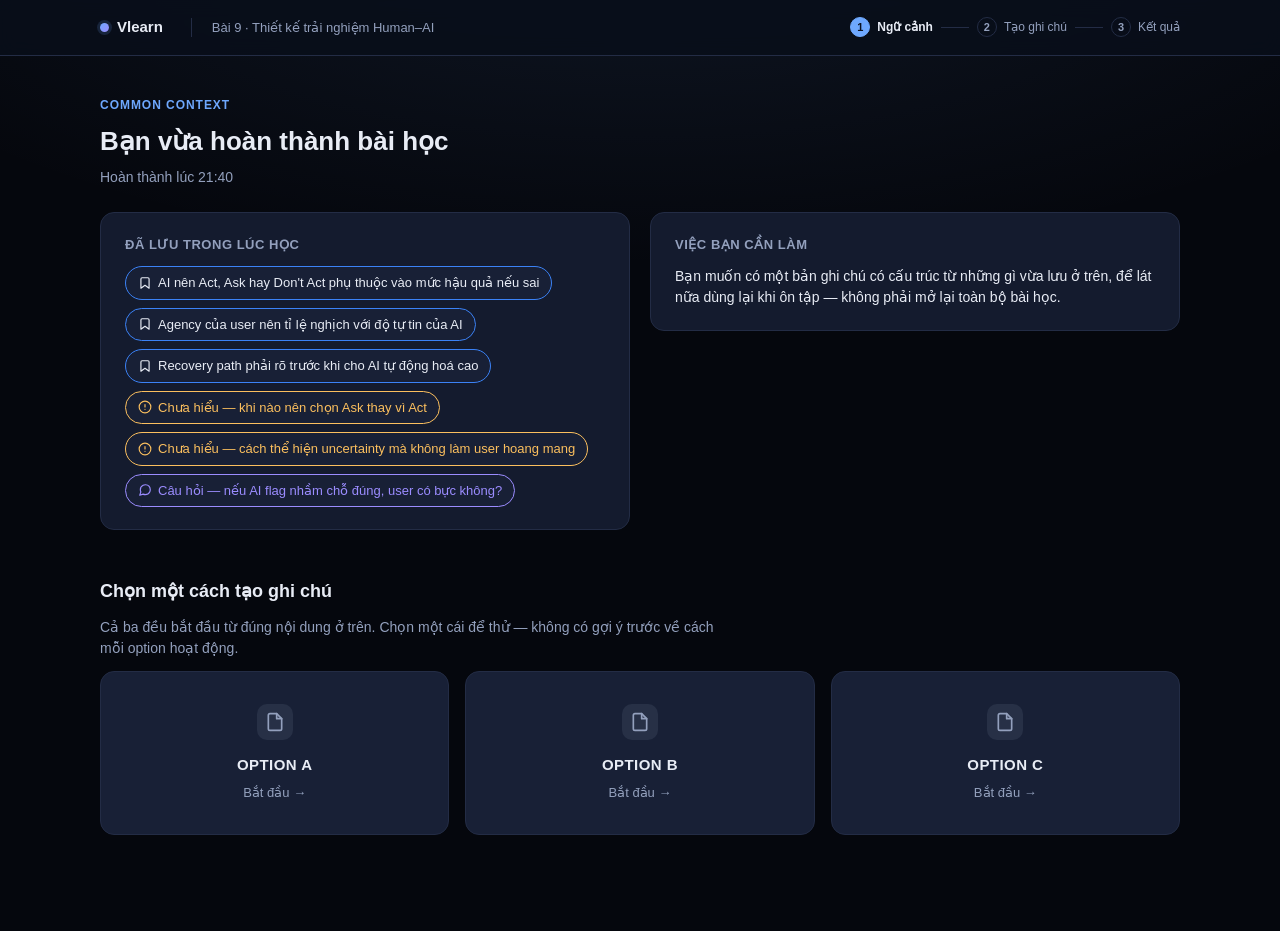
<file: prototype-abc/prototype/index.html>
<!DOCTYPE html>
<html lang="vi">
<head>
<meta charset="UTF-8">
<meta name="viewport" content="width=device-width, initial-scale=1.0">
<title>AI Notes — Common Context</title>
<link rel="stylesheet" href="style.css">
</head>
<body>
<header class="app-header">
  <div class="header-inner container">
    <div class="brand"><span class="dot"></span> Vlearn</div>
    <div class="lesson-name">Bài 9 · Thiết kế trải nghiệm Human–AI</div>
    <div class="stepper">
      <div class="step active"><span class="num">1</span> Ngữ cảnh</div>
      <div class="step-line"></div>
      <div class="step"><span class="num">2</span> Tạo ghi chú</div>
      <div class="step-line"></div>
      <div class="step"><span class="num">3</span> Kết quả</div>
    </div>
  </div>
</header>
<main class="container page-content">
  <div class="eyebrow">Common context</div>
  <h1>Bạn vừa hoàn thành bài học</h1>
  <p class="sub">Hoàn thành lúc 21:40</p>

  <div class="split-2">
    <div class="card">
      <div class="card-title">Đã lưu trong lúc học</div>
      <div class="chip-row" id="fixture-chips">
        <span class="chip highlight">
          <svg class="icon" viewBox="0 0 24 24" fill="none" stroke="currentColor" stroke-width="2" stroke-linecap="round" stroke-linejoin="round"><path d="M19 21l-7-5-7 5V5a2 2 0 0 1 2-2h10a2 2 0 0 1 2 2z"/></svg>
          AI nên Act, Ask hay Don't Act phụ thuộc vào mức hậu quả nếu sai</span>
        <span class="chip highlight">
          <svg class="icon" viewBox="0 0 24 24" fill="none" stroke="currentColor" stroke-width="2" stroke-linecap="round" stroke-linejoin="round"><path d="M19 21l-7-5-7 5V5a2 2 0 0 1 2-2h10a2 2 0 0 1 2 2z"/></svg>
          Agency của user nên tỉ lệ nghịch với độ tự tin của AI</span>
        <span class="chip highlight">
          <svg class="icon" viewBox="0 0 24 24" fill="none" stroke="currentColor" stroke-width="2" stroke-linecap="round" stroke-linejoin="round"><path d="M19 21l-7-5-7 5V5a2 2 0 0 1 2-2h10a2 2 0 0 1 2 2z"/></svg>
          Recovery path phải rõ trước khi cho AI tự động hoá cao</span>
        <span class="chip unclear">
          <svg class="icon" viewBox="0 0 24 24" fill="none" stroke="currentColor" stroke-width="2" stroke-linecap="round" stroke-linejoin="round"><circle cx="12" cy="12" r="10"/><line x1="12" y1="8" x2="12" y2="12"/><line x1="12" y1="16" x2="12.01" y2="16"/></svg>
          Chưa hiểu — khi nào nên chọn Ask thay vì Act</span>
        <span class="chip unclear">
          <svg class="icon" viewBox="0 0 24 24" fill="none" stroke="currentColor" stroke-width="2" stroke-linecap="round" stroke-linejoin="round"><circle cx="12" cy="12" r="10"/><line x1="12" y1="8" x2="12" y2="12"/><line x1="12" y1="16" x2="12.01" y2="16"/></svg>
          Chưa hiểu — cách thể hiện uncertainty mà không làm user hoang mang</span>
        <span class="chip question">
          <svg class="icon" viewBox="0 0 24 24" fill="none" stroke="currentColor" stroke-width="2" stroke-linecap="round" stroke-linejoin="round"><path d="M21 11.5a8.38 8.38 0 0 1-.9 3.8 8.5 8.5 0 0 1-7.6 4.7 8.38 8.38 0 0 1-3.8-.9L3 21l1.9-5.7a8.38 8.38 0 0 1-.9-3.8 8.5 8.5 0 0 1 4.7-7.6 8.38 8.38 0 0 1 3.8-.9h.5a8.48 8.48 0 0 1 8 8v.5z"/></svg>
          Câu hỏi — nếu AI flag nhầm chỗ đúng, user có bực không?</span>
      </div>
    </div>

    <div class="card">
      <div class="card-title">Việc bạn cần làm</div>
      <p style="margin:0; font-size:14px;">Bạn muốn có một bản ghi chú có cấu trúc từ những gì vừa lưu ở trên, để lát nữa dùng lại khi ôn tập — không phải mở lại toàn bộ bài học.</p>
    </div>
  </div>

  <h2 style="margin-top:32px;">Chọn một cách tạo ghi chú</h2>
  <p class="sub" style="margin-bottom:12px;">Cả ba đều bắt đầu từ đúng nội dung ở trên. Chọn một cái để thử — không có gợi ý trước về cách mỗi option hoạt động.</p>

  <div class="option-grid">
    <a class="option-card option-card-neutral" href="option-a.html">
      <span class="option-icon neutral">
        <svg class="icon-lg" viewBox="0 0 24 24" fill="none" stroke="currentColor" stroke-width="2" stroke-linecap="round" stroke-linejoin="round"><path d="M14 2H6a2 2 0 0 0-2 2v16a2 2 0 0 0 2 2h12a2 2 0 0 0 2-2V8z"/><polyline points="14 2 14 8 20 8"/></svg>
      </span>
      <span class="option-tag">OPTION A</span>
      <span class="option-cta">Bắt đầu →</span>
    </a>
    <a class="option-card option-card-neutral" href="option-b.html">
      <span class="option-icon neutral">
        <svg class="icon-lg" viewBox="0 0 24 24" fill="none" stroke="currentColor" stroke-width="2" stroke-linecap="round" stroke-linejoin="round"><path d="M14 2H6a2 2 0 0 0-2 2v16a2 2 0 0 0 2 2h12a2 2 0 0 0 2-2V8z"/><polyline points="14 2 14 8 20 8"/></svg>
      </span>
      <span class="option-tag">OPTION B</span>
      <span class="option-cta">Bắt đầu →</span>
    </a>
    <a class="option-card option-card-neutral" href="option-c.html">
      <span class="option-icon neutral">
        <svg class="icon-lg" viewBox="0 0 24 24" fill="none" stroke="currentColor" stroke-width="2" stroke-linecap="round" stroke-linejoin="round"><path d="M14 2H6a2 2 0 0 0-2 2v16a2 2 0 0 0 2 2h12a2 2 0 0 0 2-2V8z"/><polyline points="14 2 14 8 20 8"/></svg>
      </span>
      <span class="option-tag">OPTION C</span>
      <span class="option-cta">Bắt đầu →</span>
    </a>
  </div>
</main>
</body>
</html>
</file>
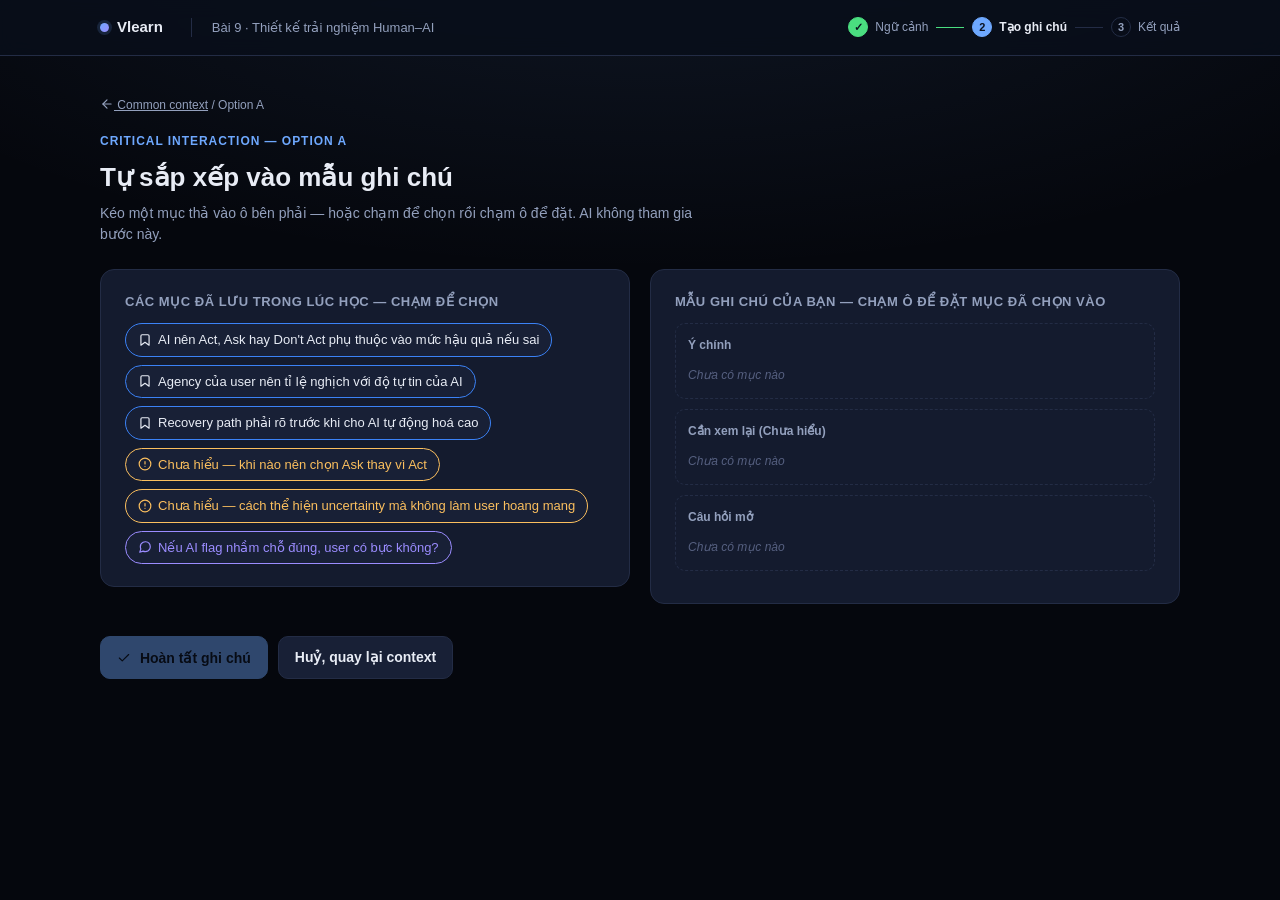
<file: prototype-abc/prototype/option-a.html>
<!DOCTYPE html>
<html lang="vi">
<head>
<meta charset="UTF-8">
<meta name="viewport" content="width=device-width, initial-scale=1.0">
<title>Option A — Tự tạo bằng mẫu</title>
<link rel="stylesheet" href="style.css">
</head>
<body>
<header class="app-header">
  <div class="header-inner container">
    <div class="brand"><span class="dot"></span> Vlearn</div>
    <div class="lesson-name">Bài 9 · Thiết kế trải nghiệm Human–AI</div>
    <div class="stepper">
      <div class="step done"><span class="num">✓</span> Ngữ cảnh</div>
      <div class="step-line done"></div>
      <div class="step active"><span class="num">2</span> Tạo ghi chú</div>
      <div class="step-line"></div>
      <div class="step"><span class="num">3</span> Kết quả</div>
    </div>
  </div>
</header>
<main class="container page-content">
  <div class="crumbs"><a href="index.html">
    <svg class="icon" viewBox="0 0 24 24" fill="none" stroke="currentColor" stroke-width="2" stroke-linecap="round" stroke-linejoin="round"><line x1="19" y1="12" x2="5" y2="12"/><polyline points="12 19 5 12 12 5"/></svg>
    Common context</a> / Option A</div>
  <div class="eyebrow">Critical interaction — Option A</div>
  <h1>Tự sắp xếp vào mẫu ghi chú</h1>
  <p class="sub">Kéo một mục thả vào ô bên phải — hoặc chạm để chọn rồi chạm ô để đặt. AI không tham gia bước này.</p>

  <div class="split-2">
    <div class="card">
      <div class="card-title">Các mục đã lưu trong lúc học — chạm để chọn</div>
      <div class="chip-row" id="pool"></div>
    </div>

    <div class="card">
      <div class="card-title">Mẫu ghi chú của bạn — chạm ô để đặt mục đã chọn vào</div>
      <div class="bucket" data-bucket="main"><div class="bucket-label">Ý chính</div><div class="bucket-body"><span class="bucket-empty">Chưa có mục nào</span></div></div>
      <div class="bucket" data-bucket="review"><div class="bucket-label">Cần xem lại (Chưa hiểu)</div><div class="bucket-body"><span class="bucket-empty">Chưa có mục nào</span></div></div>
      <div class="bucket" data-bucket="open"><div class="bucket-label">Câu hỏi mở</div><div class="bucket-body"><span class="bucket-empty">Chưa có mục nào</span></div></div>
    </div>
  </div>

  <div class="btn-row">
    <button class="primary" id="finish-btn" disabled>
      <svg class="icon" viewBox="0 0 24 24" fill="none" stroke="currentColor" stroke-width="2" stroke-linecap="round" stroke-linejoin="round"><polyline points="20 6 9 17 4 12"/></svg>
      Hoàn tất ghi chú</button>
    <a class="btn ghost" href="index.html" style="text-decoration:none;">Huỷ, quay lại context</a>
  </div>
</main>

<div class="toast" id="toast"></div>

<script>
const ICONS = {
  highlight: '<svg class="icon" viewBox="0 0 24 24" fill="none" stroke="currentColor" stroke-width="2" stroke-linecap="round" stroke-linejoin="round"><path d="M19 21l-7-5-7 5V5a2 2 0 0 1 2-2h10a2 2 0 0 1 2 2z"/></svg>',
  unclear: '<svg class="icon" viewBox="0 0 24 24" fill="none" stroke="currentColor" stroke-width="2" stroke-linecap="round" stroke-linejoin="round"><circle cx="12" cy="12" r="10"/><line x1="12" y1="8" x2="12" y2="12"/><line x1="12" y1="16" x2="12.01" y2="16"/></svg>',
  question: '<svg class="icon" viewBox="0 0 24 24" fill="none" stroke="currentColor" stroke-width="2" stroke-linecap="round" stroke-linejoin="round"><path d="M21 11.5a8.38 8.38 0 0 1-.9 3.8 8.5 8.5 0 0 1-7.6 4.7 8.38 8.38 0 0 1-3.8-.9L3 21l1.9-5.7a8.38 8.38 0 0 1-.9-3.8 8.5 8.5 0 0 1 4.7-7.6 8.38 8.38 0 0 1 3.8-.9h.5a8.48 8.48 0 0 1 8 8v.5z"/></svg>',
};
const ICON_X = '<svg class="icon" viewBox="0 0 24 24" fill="none" stroke="currentColor" stroke-width="2" stroke-linecap="round" stroke-linejoin="round"><circle cx="12" cy="12" r="10"/><line x1="15" y1="9" x2="9" y2="15"/><line x1="9" y1="9" x2="15" y2="15"/></svg>';
const items = [
  {id:'h1', type:'highlight', text:"AI nên Act, Ask hay Don't Act phụ thuộc vào mức hậu quả nếu sai"},
  {id:'h2', type:'highlight', text:"Agency của user nên tỉ lệ nghịch với độ tự tin của AI"},
  {id:'h3', type:'highlight', text:"Recovery path phải rõ trước khi cho AI tự động hoá cao"},
  {id:'u1', type:'unclear', text:"Chưa hiểu — khi nào nên chọn Ask thay vì Act"},
  {id:'u2', type:'unclear', text:"Chưa hiểu — cách thể hiện uncertainty mà không làm user hoang mang"},
  {id:'q1', type:'question', text:"Nếu AI flag nhầm chỗ đúng, user có bực không?"},
];

const pool = document.getElementById('pool');
let selectedId = null;
const placed = {}; // id -> bucket

function renderPool() {
  pool.innerHTML = '';
  items.forEach(it => {
    if (placed[it.id]) return;
    const el = document.createElement('span');
    el.className = 'chip ' + it.type + (selectedId === it.id ? ' selected' : '');
    el.innerHTML = ICONS[it.type] + '<span>' + it.text + '</span>';
    el.setAttribute('draggable', 'true');
    el.addEventListener('dragstart', (e) => {
      e.dataTransfer.setData('text/plain', it.id);
      e.dataTransfer.effectAllowed = 'move';
      el.classList.add('dragging');
    });
    el.addEventListener('dragend', () => el.classList.remove('dragging'));
    el.onclick = () => { selectedId = (selectedId === it.id ? null : it.id); renderPool(); toast(selectedId ? 'Đã chọn — giờ chạm vào một ô bên dưới' : ''); };
    pool.appendChild(el);
  });
}

function renderBuckets() {
  document.querySelectorAll('.bucket').forEach(b => {
    const key = b.dataset.bucket;
    const body = b.querySelector('.bucket-body');
    const inBucket = Object.entries(placed).filter(([id, bk]) => bk === key);
    body.innerHTML = '';
    if (inBucket.length === 0) {
      body.innerHTML = '<span class="bucket-empty">Chưa có mục nào</span>';
    } else {
      inBucket.forEach(([id]) => {
        const it = items.find(i => i.id === id);
        const chip = document.createElement('span');
        chip.className = 'chip ' + it.type;
        chip.style.marginRight = '6px';
        chip.style.marginBottom = '6px';
        chip.innerHTML = ICONS[it.type] + '<span>' + it.text + '</span>' + ICON_X;
        chip.title = 'Chạm để bỏ ra khỏi ô này';
        chip.onclick = (e) => { e.stopPropagation(); delete placed[id]; renderPool(); renderBuckets(); updateFinishState(); };
        body.appendChild(chip);
      });
    }
  });
}

function placeItem(id, bucketKey) {
  if (!id || !items.some(i => i.id === id)) return;
  placed[id] = bucketKey;
  selectedId = null;
  renderPool();
  renderBuckets();
  updateFinishState();
}

document.querySelectorAll('.bucket').forEach(b => {
  b.addEventListener('click', () => {
    if (!selectedId) { toast('Chọn một mục ở trên, hoặc kéo thẳng vào đây'); return; }
    placeItem(selectedId, b.dataset.bucket);
  });
  b.addEventListener('dragover', (e) => { e.preventDefault(); b.classList.add('drag-over'); });
  b.addEventListener('dragleave', () => b.classList.remove('drag-over'));
  b.addEventListener('drop', (e) => {
    e.preventDefault();
    b.classList.remove('drag-over');
    const id = e.dataTransfer.getData('text/plain');
    placeItem(id, b.dataset.bucket);
  });
});

function updateFinishState() {
  document.getElementById('finish-btn').disabled = Object.keys(placed).length === 0;
}

function toast(msg) {
  const t = document.getElementById('toast');
  if (!msg) { t.classList.remove('show'); return; }
  t.textContent = msg;
  t.classList.add('show');
  clearTimeout(window._toastTimer);
  window._toastTimer = setTimeout(() => t.classList.remove('show'), 1800);
}

document.getElementById('finish-btn').addEventListener('click', () => {
  sessionStorage.setItem('optionA_placed', JSON.stringify(placed));
  window.location.href = 'result-a.html';
});

renderPool();
renderBuckets();
</script>
</body>
</html>
</file>
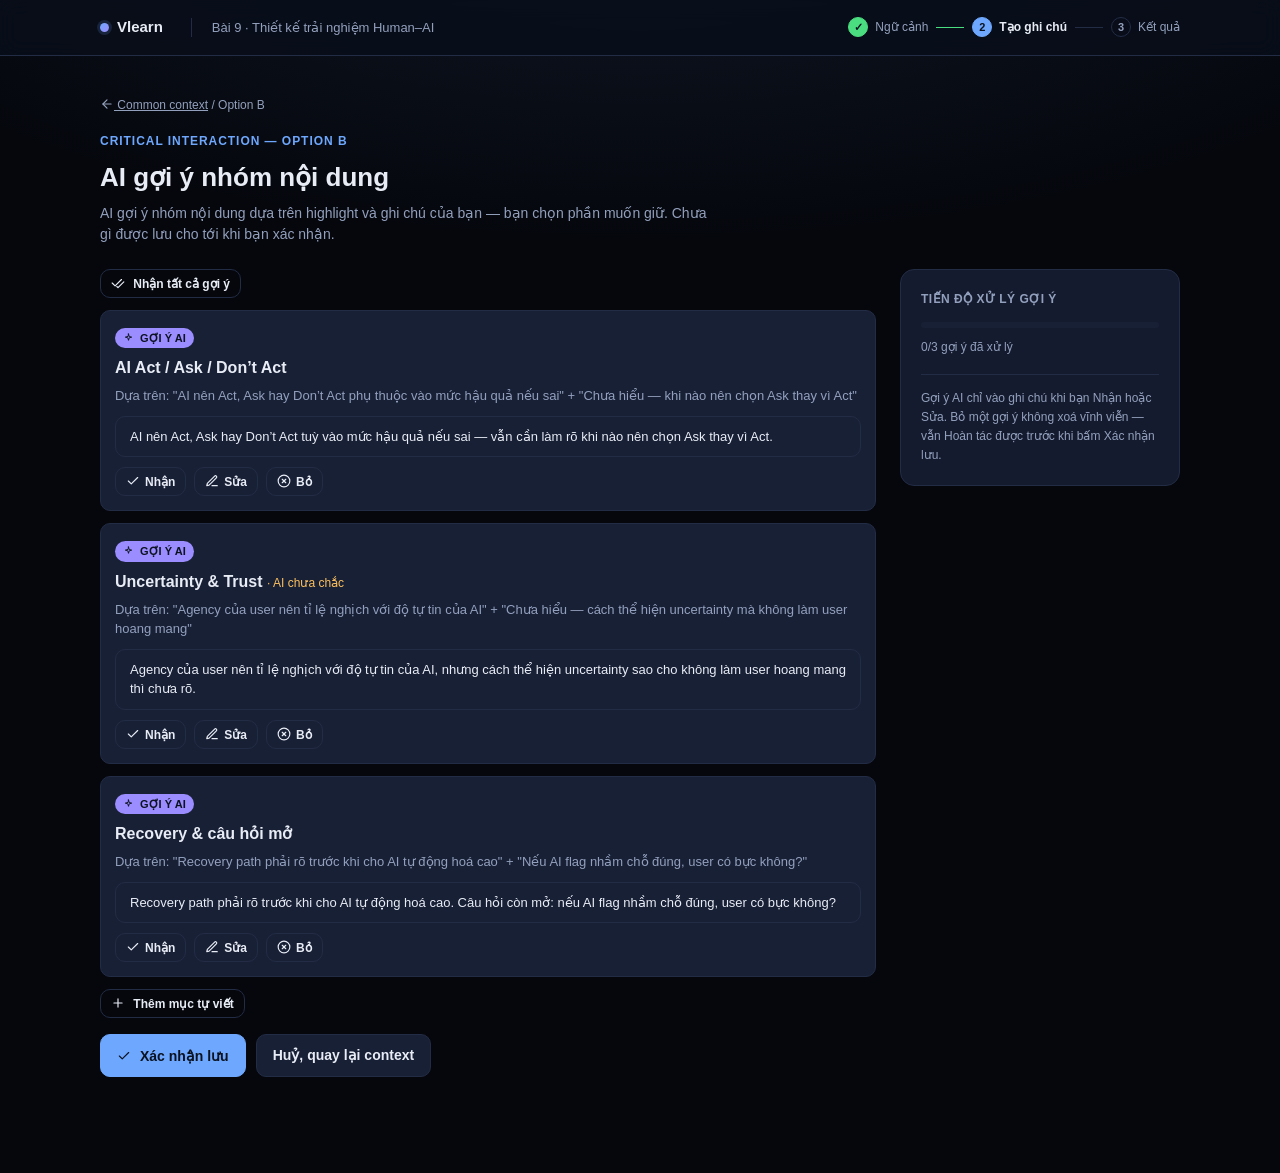
<file: prototype-abc/prototype/option-b.html>
<!DOCTYPE html>
<html lang="vi">
<head>
<meta charset="UTF-8">
<meta name="viewport" content="width=device-width, initial-scale=1.0">
<title>Option B — AI gợi ý, bạn chọn</title>
<link rel="stylesheet" href="style.css">
</head>
<body>
<header class="app-header">
  <div class="header-inner container">
    <div class="brand"><span class="dot"></span> Vlearn</div>
    <div class="lesson-name">Bài 9 · Thiết kế trải nghiệm Human–AI</div>
    <div class="stepper">
      <div class="step done"><span class="num">✓</span> Ngữ cảnh</div>
      <div class="step-line done"></div>
      <div class="step active"><span class="num">2</span> Tạo ghi chú</div>
      <div class="step-line"></div>
      <div class="step"><span class="num">3</span> Kết quả</div>
    </div>
  </div>
</header>
<main class="container page-content">
  <div class="crumbs"><a href="index.html">
    <svg class="icon" viewBox="0 0 24 24" fill="none" stroke="currentColor" stroke-width="2" stroke-linecap="round" stroke-linejoin="round"><line x1="19" y1="12" x2="5" y2="12"/><polyline points="12 19 5 12 12 5"/></svg>
    Common context</a> / Option B</div>
  <div class="eyebrow">Critical interaction — Option B</div>
  <h1>AI gợi ý nhóm nội dung</h1>
  <p class="sub">AI gợi ý nhóm nội dung dựa trên highlight và ghi chú của bạn — bạn chọn phần muốn giữ. Chưa gì được lưu cho tới khi bạn xác nhận.</p>

  <div class="split-main-side">
    <div class="main-col">
      <div class="bulk-row">
        <button class="ghost small" id="accept-all">
          <svg class="icon" viewBox="0 0 24 24" fill="none" stroke="currentColor" stroke-width="2" stroke-linecap="round" stroke-linejoin="round"><path d="M18 6L7 17l-5-5"/><path d="M22 10L12 20l-2-2"/></svg>
          Nhận tất cả gợi ý</button>
      </div>

      <div id="groups"></div>

      <button class="ghost small" id="add-manual">
        <svg class="icon" viewBox="0 0 24 24" fill="none" stroke="currentColor" stroke-width="2" stroke-linecap="round" stroke-linejoin="round"><line x1="12" y1="5" x2="12" y2="19"/><line x1="5" y1="12" x2="19" y2="12"/></svg>
        Thêm mục tự viết</button>

      <div class="btn-row">
        <button class="primary" id="confirm-btn">
          <svg class="icon" viewBox="0 0 24 24" fill="none" stroke="currentColor" stroke-width="2" stroke-linecap="round" stroke-linejoin="round"><polyline points="20 6 9 17 4 12"/></svg>
          Xác nhận lưu</button>
        <a class="btn ghost" href="index.html" style="text-decoration:none;">Huỷ, quay lại context</a>
      </div>
    </div>

    <aside class="side-col">
      <h3>Tiến độ xử lý gợi ý</h3>
      <div class="progress-track"><div class="progress-fill" id="progress-fill"></div></div>
      <div class="progress-caption" id="progress-caption">0/3 gợi ý đã xử lý</div>
      <div class="side-tip">Gợi ý AI chỉ vào ghi chú khi bạn Nhận hoặc Sửa. Bỏ một gợi ý không xoá vĩnh viễn — vẫn Hoàn tác được trước khi bấm Xác nhận lưu.</div>
    </aside>
  </div>
</main>

<div class="toast" id="toast"></div>

<script>
const ICON_SPARKLE = '<svg viewBox="0 0 24 24" fill="none" stroke="currentColor" stroke-width="2" stroke-linecap="round" stroke-linejoin="round" style="width:11px;height:11px;"><path d="M12 2l1.5 5.5L19 9l-5.5 1.5L12 16l-1.5-5.5L5 9l5.5-1.5z"/></svg>';
const ICON_CHECK = '<svg class="icon" viewBox="0 0 24 24" fill="none" stroke="currentColor" stroke-width="2" stroke-linecap="round" stroke-linejoin="round"><polyline points="20 6 9 17 4 12"/></svg>';
const ICON_EDIT = '<svg class="icon" viewBox="0 0 24 24" fill="none" stroke="currentColor" stroke-width="2" stroke-linecap="round" stroke-linejoin="round"><path d="M12 20h9"/><path d="M16.5 3.5a2.12 2.12 0 0 1 3 3L7 19l-4 1 1-4Z"/></svg>';
const ICON_X = '<svg class="icon" viewBox="0 0 24 24" fill="none" stroke="currentColor" stroke-width="2" stroke-linecap="round" stroke-linejoin="round"><circle cx="12" cy="12" r="10"/><line x1="15" y1="9" x2="9" y2="15"/><line x1="9" y1="9" x2="15" y2="15"/></svg>';
const groups = [
  {
    id: 'g1',
    title: 'AI Act / Ask / Don’t Act',
    source: 'Dựa trên: "AI nên Act, Ask hay Don’t Act phụ thuộc vào mức hậu quả nếu sai" + "Chưa hiểu — khi nào nên chọn Ask thay vì Act"',
    draft: 'AI nên Act, Ask hay Don’t Act tuỳ vào mức hậu quả nếu sai — vẫn cần làm rõ khi nào nên chọn Ask thay vì Act.',
    uncertain: false,
  },
  {
    id: 'g2',
    title: 'Uncertainty & Trust',
    source: 'Dựa trên: "Agency của user nên tỉ lệ nghịch với độ tự tin của AI" + "Chưa hiểu — cách thể hiện uncertainty mà không làm user hoang mang"',
    draft: 'Agency của user nên tỉ lệ nghịch với độ tự tin của AI, nhưng cách thể hiện uncertainty sao cho không làm user hoang mang thì chưa rõ.',
    uncertain: true,
  },
  {
    id: 'g3',
    title: 'Recovery & câu hỏi mở',
    source: 'Dựa trên: "Recovery path phải rõ trước khi cho AI tự động hoá cao" + "Nếu AI flag nhầm chỗ đúng, user có bực không?"',
    draft: 'Recovery path phải rõ trước khi cho AI tự động hoá cao. Câu hỏi còn mở: nếu AI flag nhầm chỗ đúng, user có bực không?',
    uncertain: false,
  },
];

const state = {}; // id -> {status: 'pending'|'accepted'|'edited'|'rejected', text}
groups.forEach(g => state[g.id] = {status: 'pending', text: g.draft});
let manualCount = 0;
const manualItems = {};

function render() {
  const wrap = document.getElementById('groups');
  wrap.innerHTML = '';
  groups.forEach(g => {
    const s = state[g.id];
    const el = document.createElement('div');

    if (s.status === 'rejected') {
      el.className = 'suggestion-group collapsed';
      el.innerHTML = `
        <span class="collapsed-title">${g.title}</span>
        <button class="ghost small" data-undo="${g.id}" style="flex-shrink:0;">
          <svg class="icon" viewBox="0 0 24 24" fill="none" stroke="currentColor" stroke-width="2" stroke-linecap="round" stroke-linejoin="round"><polyline points="1 4 1 10 7 10"/><path d="M3.51 15a9 9 0 1 0 2.13-9.36L1 10"/></svg>
          Hoàn tác</button>
      `;
      wrap.appendChild(el);
      return;
    }

    el.className = 'suggestion-group';
    el.innerHTML = `
      <span class="suggestion-badge">${ICON_SPARKLE} ${s.status === 'edited' ? 'GỢI Ý AI — ĐÃ SỬA' : s.status === 'accepted' ? 'GỢI Ý AI — ĐÃ NHẬN' : 'GỢI Ý AI'}</span>
      <div style="font-weight:600; margin-bottom:6px;">${g.title}${g.uncertain ? ' <span style="color:var(--warn); font-weight:400; font-size:12px;">· AI chưa chắc</span>' : ''}</div>
      <div class="suggestion-items">${g.source}</div>
      ${s.editing ? `<textarea class="edit-area" id="edit-${g.id}">${s.text}</textarea>` : `<div class="note-draft" style="padding:10px 14px; font-size:13px;">${s.text}</div>`}
      <div class="suggestion-actions" style="margin-top:10px;">
        ${s.editing
          ? `<button class="primary small" data-save="${g.id}">${ICON_CHECK}Lưu chỉnh sửa</button><button class="ghost small" data-cancel="${g.id}">${ICON_X}Huỷ</button>`
          : `<button class="small" data-accept="${g.id}">${ICON_CHECK}Nhận</button><button class="ghost small" data-edit="${g.id}">${ICON_EDIT}Sửa</button><button class="ghost small" data-reject="${g.id}">${ICON_X}Bỏ</button>`
        }
      </div>
    `;
    wrap.appendChild(el);
  });

  Object.keys(manualItems).forEach(id => {
    const el = document.createElement('div');
    el.className = 'suggestion-group';
    el.innerHTML = `
      <span class="suggestion-badge" style="background:var(--ok); color:#0b1220;">TỰ VIẾT</span>
      <textarea class="edit-area" id="manual-${id}" placeholder="Viết thêm mục bạn muốn đưa vào ghi chú...">${manualItems[id]}</textarea>
    `;
    wrap.appendChild(el);
  });

  wrap.querySelectorAll('[data-accept]').forEach(b => b.onclick = () => { state[b.dataset.accept].status = 'accepted'; render(); toast('Đã nhận gợi ý'); });
  wrap.querySelectorAll('[data-reject]').forEach(b => b.onclick = () => { state[b.dataset.reject].status = 'rejected'; render(); toast('Đã bỏ gợi ý — có thể Hoàn tác bất cứ lúc nào'); });
  wrap.querySelectorAll('[data-undo]').forEach(b => b.onclick = () => { state[b.dataset.undo].status = 'pending'; render(); toast('Đã khôi phục gợi ý'); });
  wrap.querySelectorAll('[data-edit]').forEach(b => b.onclick = () => { state[b.dataset.edit].editing = true; render(); });
  wrap.querySelectorAll('[data-cancel]').forEach(b => b.onclick = () => { state[b.dataset.cancel].editing = false; render(); });
  wrap.querySelectorAll('[data-save]').forEach(b => b.onclick = () => {
    const id = b.dataset.save;
    state[id].text = document.getElementById('edit-' + id).value;
    state[id].status = 'edited';
    state[id].editing = false;
    render();
    toast('Đã lưu chỉnh sửa của bạn');
  });

  updateProgress();
}

function updateProgress() {
  const total = groups.length;
  const done = groups.filter(g => state[g.id].status !== 'pending').length;
  const pct = total === 0 ? 0 : Math.round((done / total) * 100);
  document.getElementById('progress-fill').style.width = pct + '%';
  document.getElementById('progress-caption').textContent = `${done}/${total} gợi ý đã xử lý`;
}

document.getElementById('add-manual').addEventListener('click', () => {
  manualCount++;
  manualItems['m' + manualCount] = '';
  render();
});

document.getElementById('accept-all').addEventListener('click', () => {
  let count = 0;
  groups.forEach(g => {
    if (state[g.id].status === 'pending') { state[g.id].status = 'accepted'; count++; }
  });
  render();
  toast(count > 0 ? `Đã nhận ${count} gợi ý — vẫn có thể Sửa hoặc Bỏ từng cái` : 'Không còn gợi ý nào đang chờ');
});

function toast(msg) {
  const t = document.getElementById('toast');
  t.textContent = msg;
  t.classList.add('show');
  clearTimeout(window._t);
  window._t = setTimeout(() => t.classList.remove('show'), 1800);
}

document.getElementById('confirm-btn').addEventListener('click', () => {
  document.querySelectorAll('[id^="manual-"]').forEach(ta => {
    const id = ta.id.replace('manual-', '');
    manualItems[id] = ta.value;
  });
  const kept = groups
    .filter(g => state[g.id].status === 'accepted' || state[g.id].status === 'edited')
    .map(g => ({title: g.title, text: state[g.id].text, source: g.status}));
  const manuals = Object.values(manualItems).filter(v => v.trim().length > 0);
  sessionStorage.setItem('optionB_kept', JSON.stringify(kept));
  sessionStorage.setItem('optionB_manual', JSON.stringify(manuals));
  window.location.href = 'result-b.html';
});

render();
</script>
</body>
</html>
</file>
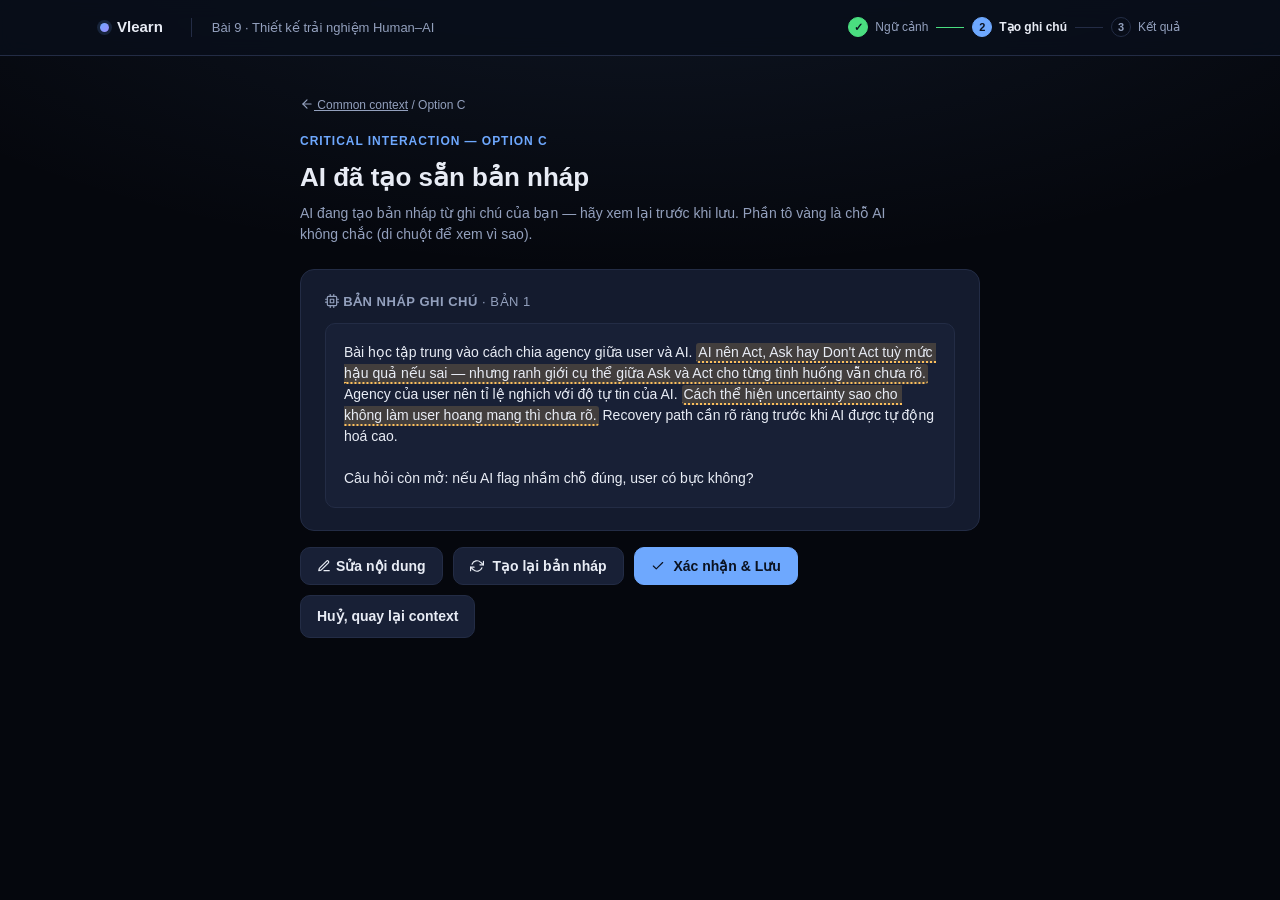
<file: prototype-abc/prototype/option-c.html>
<!DOCTYPE html>
<html lang="vi">
<head>
<meta charset="UTF-8">
<meta name="viewport" content="width=device-width, initial-scale=1.0">
<title>Option C — AI tạo sẵn, bạn duyệt</title>
<link rel="stylesheet" href="style.css">
</head>
<body>
<header class="app-header">
  <div class="header-inner container">
    <div class="brand"><span class="dot"></span> Vlearn</div>
    <div class="lesson-name">Bài 9 · Thiết kế trải nghiệm Human–AI</div>
    <div class="stepper">
      <div class="step done"><span class="num">✓</span> Ngữ cảnh</div>
      <div class="step-line done"></div>
      <div class="step active"><span class="num">2</span> Tạo ghi chú</div>
      <div class="step-line"></div>
      <div class="step"><span class="num">3</span> Kết quả</div>
    </div>
  </div>
</header>
<main class="container page-content reading-col">
  <div class="crumbs"><a href="index.html">
    <svg class="icon" viewBox="0 0 24 24" fill="none" stroke="currentColor" stroke-width="2" stroke-linecap="round" stroke-linejoin="round"><line x1="19" y1="12" x2="5" y2="12"/><polyline points="12 19 5 12 12 5"/></svg>
    Common context</a> / Option C</div>
  <div class="eyebrow">Critical interaction — Option C</div>
  <h1>AI đã tạo sẵn bản nháp</h1>
  <p class="sub">AI đang tạo bản nháp từ ghi chú của bạn — hãy xem lại trước khi lưu. Phần tô vàng là chỗ AI không chắc (di chuột để xem vì sao).</p>

  <div class="card" id="draft-card">
    <div class="card-title">
      <svg class="icon" viewBox="0 0 24 24" fill="none" stroke="currentColor" stroke-width="2" stroke-linecap="round" stroke-linejoin="round"><rect x="4" y="4" width="16" height="16" rx="2"/><rect x="9" y="9" width="6" height="6"/><line x1="9" y1="1" x2="9" y2="4"/><line x1="15" y1="1" x2="15" y2="4"/><line x1="9" y1="20" x2="9" y2="23"/><line x1="15" y1="20" x2="15" y2="23"/><line x1="20" y1="9" x2="23" y2="9"/><line x1="20" y1="14" x2="23" y2="14"/><line x1="1" y1="9" x2="4" y2="9"/><line x1="1" y1="14" x2="4" y2="14"/></svg>
      Bản nháp ghi chú <span id="version-tag" style="color:var(--text-dim); font-weight:400;">· bản 1</span></div>
    <div id="skeleton-view">
      <div class="generating-badge">
        <span class="generating-dot"></span><span class="generating-dot"></span><span class="generating-dot"></span>
        AI đang soạn bản nháp...
      </div>
      <div class="skeleton-line w-90"></div>
      <div class="skeleton-line w-80"></div>
      <div class="skeleton-line w-90"></div>
      <div class="skeleton-line w-60"></div>
      <div class="skeleton-line w-40"></div>
    </div>
    <div class="note-draft" id="draft-view" style="display:none;"></div>
    <textarea class="edit-area" id="draft-edit" style="display:none;"></textarea>
  </div>

  <div class="btn-row">
    <button id="edit-btn"></button>
    <button id="regen-btn">
      <svg class="icon" viewBox="0 0 24 24" fill="none" stroke="currentColor" stroke-width="2" stroke-linecap="round" stroke-linejoin="round"><polyline points="23 4 23 10 17 10"/><polyline points="1 20 1 14 7 14"/><path d="M3.51 9a9 9 0 0 1 14.85-3.36L23 10M1 14l4.64 4.36A9 9 0 0 0 20.49 15"/></svg>
      Tạo lại bản nháp</button>
    <button class="primary" id="confirm-btn">
      <svg class="icon" viewBox="0 0 24 24" fill="none" stroke="currentColor" stroke-width="2" stroke-linecap="round" stroke-linejoin="round"><polyline points="20 6 9 17 4 12"/></svg>
      Xác nhận & Lưu</button>
    <a class="btn ghost" href="index.html" style="text-decoration:none;">Huỷ, quay lại context</a>
  </div>
</main>

<div class="toast" id="toast"></div>

<script>
const ICON_EDIT_BTN = '<svg class="icon" viewBox="0 0 24 24" fill="none" stroke="currentColor" stroke-width="2" stroke-linecap="round" stroke-linejoin="round"><path d="M12 20h9"/><path d="M16.5 3.5a2.12 2.12 0 0 1 3 3L7 19l-4 1 1-4Z"/></svg>';
const ICON_SAVE_BTN = '<svg class="icon" viewBox="0 0 24 24" fill="none" stroke="currentColor" stroke-width="2" stroke-linecap="round" stroke-linejoin="round"><polyline points="20 6 9 17 4 12"/></svg>';
document.getElementById('edit-btn').innerHTML = ICON_EDIT_BTN + 'Sửa nội dung';
const drafts = [
  {
    version: 1,
    html: 'Bài học tập trung vào cách chia agency giữa user và AI. <span class="flag" data-flag="AI không chắc — điểm &quot;Chưa hiểu&quot; gốc không nói rõ ranh giới cụ thể, đây là suy luận AI tự thêm.">AI nên Act, Ask hay Don\'t Act tuỳ mức hậu quả nếu sai — nhưng ranh giới cụ thể giữa Ask và Act cho từng tình huống vẫn chưa rõ.</span> Agency của user nên tỉ lệ nghịch với độ tự tin của AI. <span class="flag" data-flag="AI không chắc — chưa có ví dụ cụ thể trong ghi chú gốc về cách thể hiện uncertainty, AI đang suy luận chung.">Cách thể hiện uncertainty sao cho không làm user hoang mang thì chưa rõ.</span> Recovery path cần rõ ràng trước khi AI được tự động hoá cao.\n\nCâu hỏi còn mở: nếu AI flag nhầm chỗ đúng, user có bực không?',
  },
  {
    version: 2,
    html: 'Chủ đề chính: agency nên chia giữa user và AI theo mức hậu quả nếu sai — Act khi rủi ro thấp, Ask khi rủi ro vừa, Don\'t Act khi rủi ro cao. <span class="flag" data-flag="AI không chắc — đây là một cách chia cụ thể hoá thêm, ghi chú gốc không nêu ngưỡng rủi ro rõ ràng.">Ngưỡng rủi ro cụ thể để phân biệt ba mức này vẫn chưa được xác nhận.</span> Agency của user nên tỉ lệ nghịch với độ tự tin của AI, và <span class="flag" data-flag="AI không chắc — nội dung &quot;Chưa hiểu&quot; gốc chỉ nói &quot;chưa rõ cách thể hiện&quot;, chưa có giải pháp cụ thể để AI suy ra.">cách thể hiện điều đó với user vẫn là câu hỏi mở.</span> Trước khi tự động hoá cao, recovery path phải rõ ràng.\n\nCâu hỏi còn mở: nếu AI flag nhầm chỗ đúng, user có bực không?',
  },
];

let current = 0;
let edited = false;
let customText = null;

function renderDraft() {
  document.getElementById('version-tag').textContent = '· bản ' + drafts[current].version + (edited ? ' (đã sửa tay)' : '');
  const view = document.getElementById('draft-view');
  if (edited && customText !== null) {
    view.textContent = customText;
  } else {
    view.innerHTML = drafts[current].html;
  }
}

function setActionsDisabled(disabled) {
  ['edit-btn', 'regen-btn', 'confirm-btn'].forEach(id => document.getElementById(id).disabled = disabled);
}

function showSkeleton(label) {
  const skeleton = document.getElementById('skeleton-view');
  const view = document.getElementById('draft-view');
  skeleton.querySelector('.generating-badge').lastChild.textContent = label;
  skeleton.style.display = 'block';
  view.style.display = 'none';
  setActionsDisabled(true);
}

function hideSkeleton() {
  const skeleton = document.getElementById('skeleton-view');
  const view = document.getElementById('draft-view');
  skeleton.style.display = 'none';
  view.style.display = 'block';
  view.classList.add('fading');
  renderDraft();
  requestAnimationFrame(() => view.classList.remove('fading'));
  setActionsDisabled(false);
}

// Simulate the AI generating the very first draft after the tester lands on this screen.
showSkeleton(' AI đang soạn bản nháp...');
setTimeout(hideSkeleton, 650);

document.getElementById('edit-btn').addEventListener('click', () => {
  const view = document.getElementById('draft-view');
  const editArea = document.getElementById('draft-edit');
  const isEditing = editArea.style.display !== 'none';
  if (!isEditing) {
    editArea.value = customText !== null ? customText : view.innerText;
    view.style.display = 'none';
    editArea.style.display = 'block';
    document.getElementById('edit-btn').innerHTML = ICON_SAVE_BTN + 'Lưu chỉnh sửa';
  } else {
    customText = editArea.value;
    edited = true;
    view.style.display = 'block';
    editArea.style.display = 'none';
    document.getElementById('edit-btn').innerHTML = ICON_EDIT_BTN + 'Sửa nội dung';
    renderDraft();
    toast('Đã lưu chỉnh sửa của bạn');
  }
});

document.getElementById('regen-btn').addEventListener('click', () => {
  current = (current + 1) % drafts.length;
  edited = false;
  customText = null;
  document.getElementById('draft-edit').style.display = 'none';
  document.getElementById('edit-btn').innerHTML = ICON_EDIT_BTN + 'Sửa nội dung';
  showSkeleton(' AI đang tạo lại bản nháp...');
  setTimeout(() => {
    hideSkeleton();
    toast('AI đã tạo lại bản nháp — bản cũ không được giữ lại');
  }, 500);
});

document.getElementById('confirm-btn').addEventListener('click', () => {
  const editArea = document.getElementById('draft-edit');
  if (editArea.style.display !== 'none') {
    // Tester is mid-edit and hit confirm directly — autosave instead of losing their edit.
    customText = editArea.value;
    edited = true;
  }
  const finalText = edited && customText !== null ? customText : document.getElementById('draft-view').innerText;
  sessionStorage.setItem('optionC_final', finalText);
  sessionStorage.setItem('optionC_edited', edited ? 'yes' : 'no');
  window.location.href = 'result-c.html';
});

function toast(msg) {
  const t = document.getElementById('toast');
  t.textContent = msg;
  t.classList.add('show');
  clearTimeout(window._t);
  window._t = setTimeout(() => t.classList.remove('show'), 1800);
}

</script>
</body>
</html>
</file>
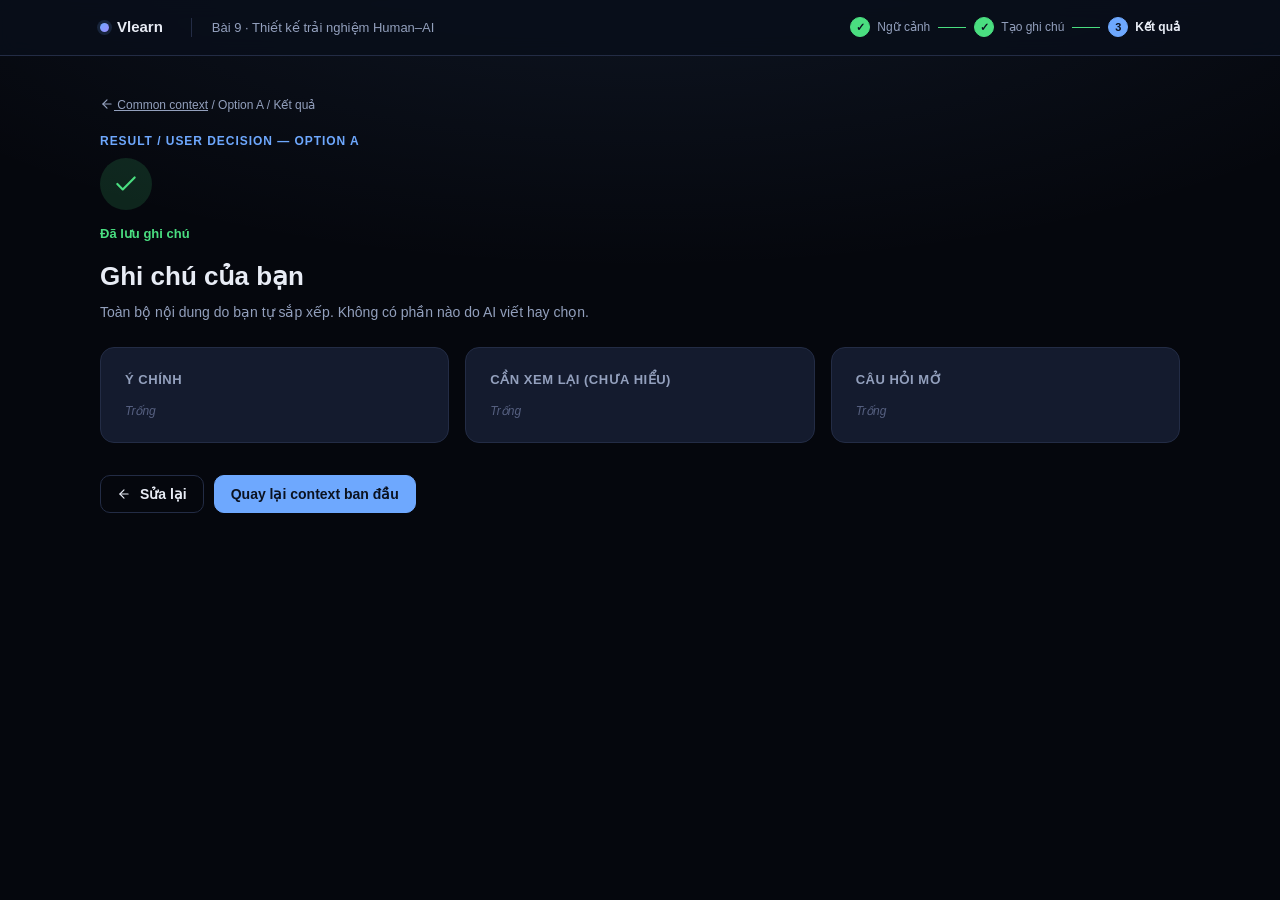
<file: prototype-abc/prototype/result-a.html>
<!DOCTYPE html>
<html lang="vi">
<head>
<meta charset="UTF-8">
<meta name="viewport" content="width=device-width, initial-scale=1.0">
<title>Kết quả — Option A</title>
<link rel="stylesheet" href="style.css">
</head>
<body>
<header class="app-header">
  <div class="header-inner container">
    <div class="brand"><span class="dot"></span> Vlearn</div>
    <div class="lesson-name">Bài 9 · Thiết kế trải nghiệm Human–AI</div>
    <div class="stepper">
      <div class="step done"><span class="num">✓</span> Ngữ cảnh</div>
      <div class="step-line done"></div>
      <div class="step done"><span class="num">✓</span> Tạo ghi chú</div>
      <div class="step-line done"></div>
      <div class="step active"><span class="num">3</span> Kết quả</div>
    </div>
  </div>
</header>
<main class="container page-content">
  <div class="crumbs"><a href="index.html">
    <svg class="icon" viewBox="0 0 24 24" fill="none" stroke="currentColor" stroke-width="2" stroke-linecap="round" stroke-linejoin="round"><line x1="19" y1="12" x2="5" y2="12"/><polyline points="12 19 5 12 12 5"/></svg>
    Common context</a> / Option A / Kết quả</div>
  <div class="eyebrow">Result / User decision — Option A</div>
  <div class="check-pop"><svg viewBox="0 0 24 24" fill="none" stroke="currentColor" stroke-width="2" stroke-linecap="round" stroke-linejoin="round"><polyline points="20 6 9 17 4 12"/></svg></div>
  <div class="result-banner">Đã lưu ghi chú</div>
  <h1>Ghi chú của bạn</h1>
  <p class="sub">Toàn bộ nội dung do bạn tự sắp xếp. Không có phần nào do AI viết hay chọn.</p>

  <div class="option-grid">
    <div class="card">
      <div class="card-title">Ý chính</div>
      <div id="out-main" class="chip-row"></div>
    </div>
    <div class="card">
      <div class="card-title">Cần xem lại (Chưa hiểu)</div>
      <div id="out-review" class="chip-row"></div>
    </div>
    <div class="card">
      <div class="card-title">Câu hỏi mở</div>
      <div id="out-open" class="chip-row"></div>
    </div>
  </div>

  <div class="btn-row">
    <button class="ghost" onclick="window.location.href='option-a.html'">
      <svg class="icon" viewBox="0 0 24 24" fill="none" stroke="currentColor" stroke-width="2" stroke-linecap="round" stroke-linejoin="round"><line x1="19" y1="12" x2="5" y2="12"/><polyline points="12 19 5 12 12 5"/></svg>
      Sửa lại</button>
    <button class="primary" onclick="window.location.href='index.html'">Quay lại context ban đầu</button>
  </div>
</main>

<script>
const ICONS = {
  highlight: '<svg class="icon" viewBox="0 0 24 24" fill="none" stroke="currentColor" stroke-width="2" stroke-linecap="round" stroke-linejoin="round"><path d="M19 21l-7-5-7 5V5a2 2 0 0 1 2-2h10a2 2 0 0 1 2 2z"/></svg>',
  unclear: '<svg class="icon" viewBox="0 0 24 24" fill="none" stroke="currentColor" stroke-width="2" stroke-linecap="round" stroke-linejoin="round"><circle cx="12" cy="12" r="10"/><line x1="12" y1="8" x2="12" y2="12"/><line x1="12" y1="16" x2="12.01" y2="16"/></svg>',
  question: '<svg class="icon" viewBox="0 0 24 24" fill="none" stroke="currentColor" stroke-width="2" stroke-linecap="round" stroke-linejoin="round"><path d="M21 11.5a8.38 8.38 0 0 1-.9 3.8 8.5 8.5 0 0 1-7.6 4.7 8.38 8.38 0 0 1-3.8-.9L3 21l1.9-5.7a8.38 8.38 0 0 1-.9-3.8 8.5 8.5 0 0 1 4.7-7.6 8.38 8.38 0 0 1 3.8-.9h.5a8.48 8.48 0 0 1 8 8v.5z"/></svg>',
};
const items = [
  {id:'h1', type:'highlight', text:"AI nên Act, Ask hay Don't Act phụ thuộc vào mức hậu quả nếu sai"},
  {id:'h2', type:'highlight', text:"Agency của user nên tỉ lệ nghịch với độ tự tin của AI"},
  {id:'h3', type:'highlight', text:"Recovery path phải rõ trước khi cho AI tự động hoá cao"},
  {id:'u1', type:'unclear', text:"Chưa hiểu — khi nào nên chọn Ask thay vì Act"},
  {id:'u2', type:'unclear', text:"Chưa hiểu — cách thể hiện uncertainty mà không làm user hoang mang"},
  {id:'q1', type:'question', text:"Nếu AI flag nhầm chỗ đúng, user có bực không?"},
];
const placed = JSON.parse(sessionStorage.getItem('optionA_placed') || '{}');
const map = {main:'out-main', review:'out-review', open:'out-open'};
Object.values(map).forEach(id => { document.getElementById(id).innerHTML = '<span class="bucket-empty">Trống</span>'; });
Object.entries(placed).forEach(([itemId, bucket]) => {
  const it = items.find(i => i.id === itemId);
  const target = document.getElementById(map[bucket]);
  if (target.querySelector('.bucket-empty')) target.innerHTML = '';
  const chip = document.createElement('span');
  chip.className = 'chip ' + it.type;
  chip.innerHTML = ICONS[it.type] + '<span>' + it.text + '</span>';
  target.appendChild(chip);
});
</script>
</body>
</html>
</file>
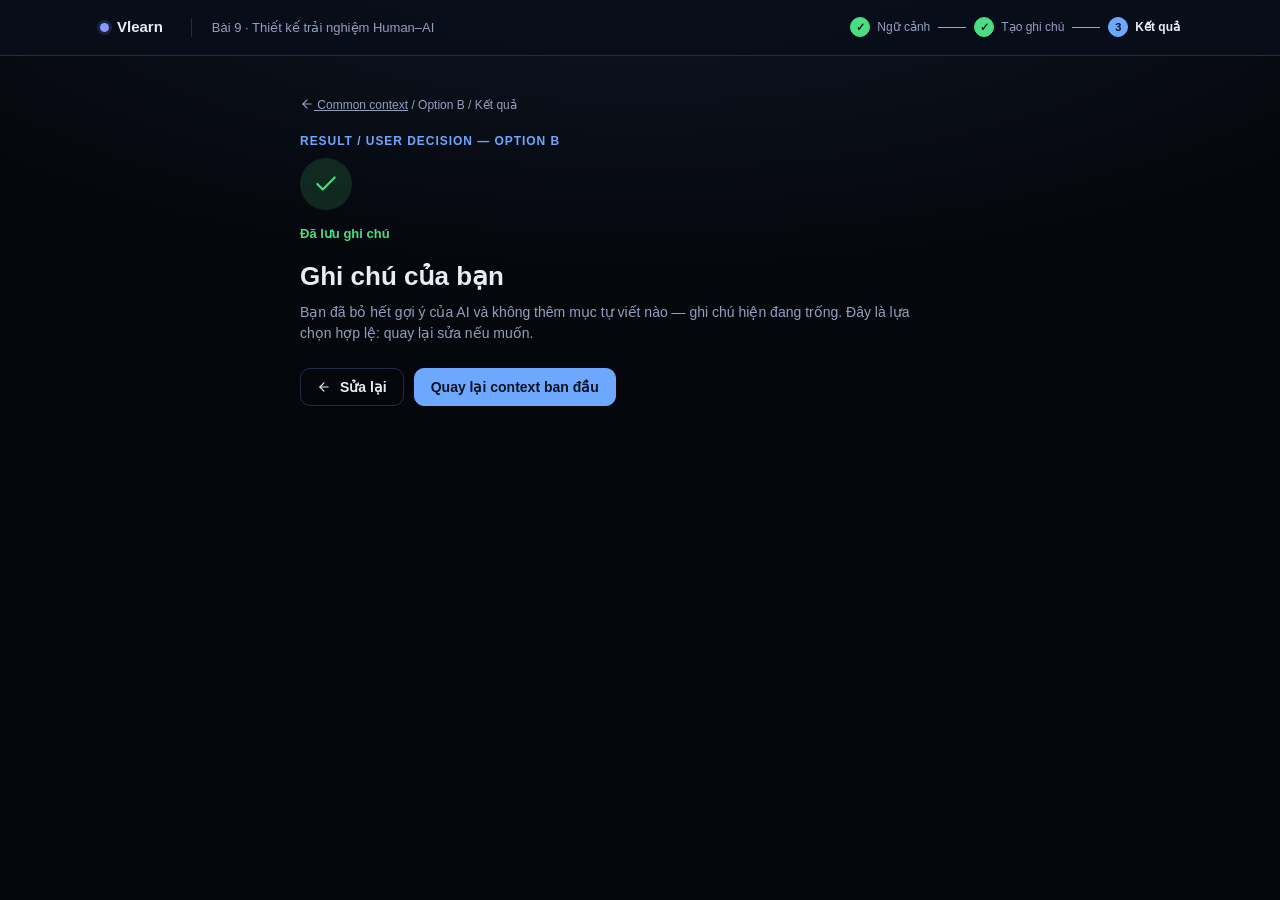
<file: prototype-abc/prototype/result-b.html>
<!DOCTYPE html>
<html lang="vi">
<head>
<meta charset="UTF-8">
<meta name="viewport" content="width=device-width, initial-scale=1.0">
<title>Kết quả — Option B</title>
<link rel="stylesheet" href="style.css">
</head>
<body>
<header class="app-header">
  <div class="header-inner container">
    <div class="brand"><span class="dot"></span> Vlearn</div>
    <div class="lesson-name">Bài 9 · Thiết kế trải nghiệm Human–AI</div>
    <div class="stepper">
      <div class="step done"><span class="num">✓</span> Ngữ cảnh</div>
      <div class="step-line done"></div>
      <div class="step done"><span class="num">✓</span> Tạo ghi chú</div>
      <div class="step-line done"></div>
      <div class="step active"><span class="num">3</span> Kết quả</div>
    </div>
  </div>
</header>
<main class="container page-content reading-col">
  <div class="crumbs"><a href="index.html">
    <svg class="icon" viewBox="0 0 24 24" fill="none" stroke="currentColor" stroke-width="2" stroke-linecap="round" stroke-linejoin="round"><line x1="19" y1="12" x2="5" y2="12"/><polyline points="12 19 5 12 12 5"/></svg>
    Common context</a> / Option B / Kết quả</div>
  <div class="eyebrow">Result / User decision — Option B</div>
  <div class="check-pop"><svg viewBox="0 0 24 24" fill="none" stroke="currentColor" stroke-width="2" stroke-linecap="round" stroke-linejoin="round"><polyline points="20 6 9 17 4 12"/></svg></div>
  <div class="result-banner">Đã lưu ghi chú</div>
  <h1>Ghi chú của bạn</h1>
  <p class="sub" id="empty-note" style="display:none;">Bạn đã bỏ hết gợi ý của AI và không thêm mục tự viết nào — ghi chú hiện đang trống. Đây là lựa chọn hợp lệ: quay lại sửa nếu muốn.</p>

  <div id="kept-list"></div>

  <div class="btn-row">
    <button class="ghost" onclick="window.location.href='option-b.html'">
      <svg class="icon" viewBox="0 0 24 24" fill="none" stroke="currentColor" stroke-width="2" stroke-linecap="round" stroke-linejoin="round"><line x1="19" y1="12" x2="5" y2="12"/><polyline points="12 19 5 12 12 5"/></svg>
      Sửa lại</button>
    <button class="primary" onclick="window.location.href='index.html'">Quay lại context ban đầu</button>
  </div>
</main>

<script>
const kept = JSON.parse(sessionStorage.getItem('optionB_kept') || '[]');
const manual = JSON.parse(sessionStorage.getItem('optionB_manual') || '[]');
const list = document.getElementById('kept-list');

if (kept.length === 0 && manual.length === 0) {
  document.getElementById('empty-note').style.display = 'block';
}

kept.forEach(k => {
  const card = document.createElement('div');
  card.className = 'card';
  card.innerHTML = `<div class="card-title">${k.title}${k.source === 'edited' ? ' · bạn đã chỉnh sửa' : ' · bạn đã nhận nguyên gợi ý'}</div><div style="font-size:14px;">${k.text}</div>`;
  list.appendChild(card);
});

if (manual.length > 0) {
  const card = document.createElement('div');
  card.className = 'card';
  card.innerHTML = `<div class="card-title">Bạn tự viết thêm</div>` + manual.map(m => `<div style="font-size:14px; margin-bottom:6px;">${m}</div>`).join('');
  list.appendChild(card);
}
</script>
</body>
</html>
</file>
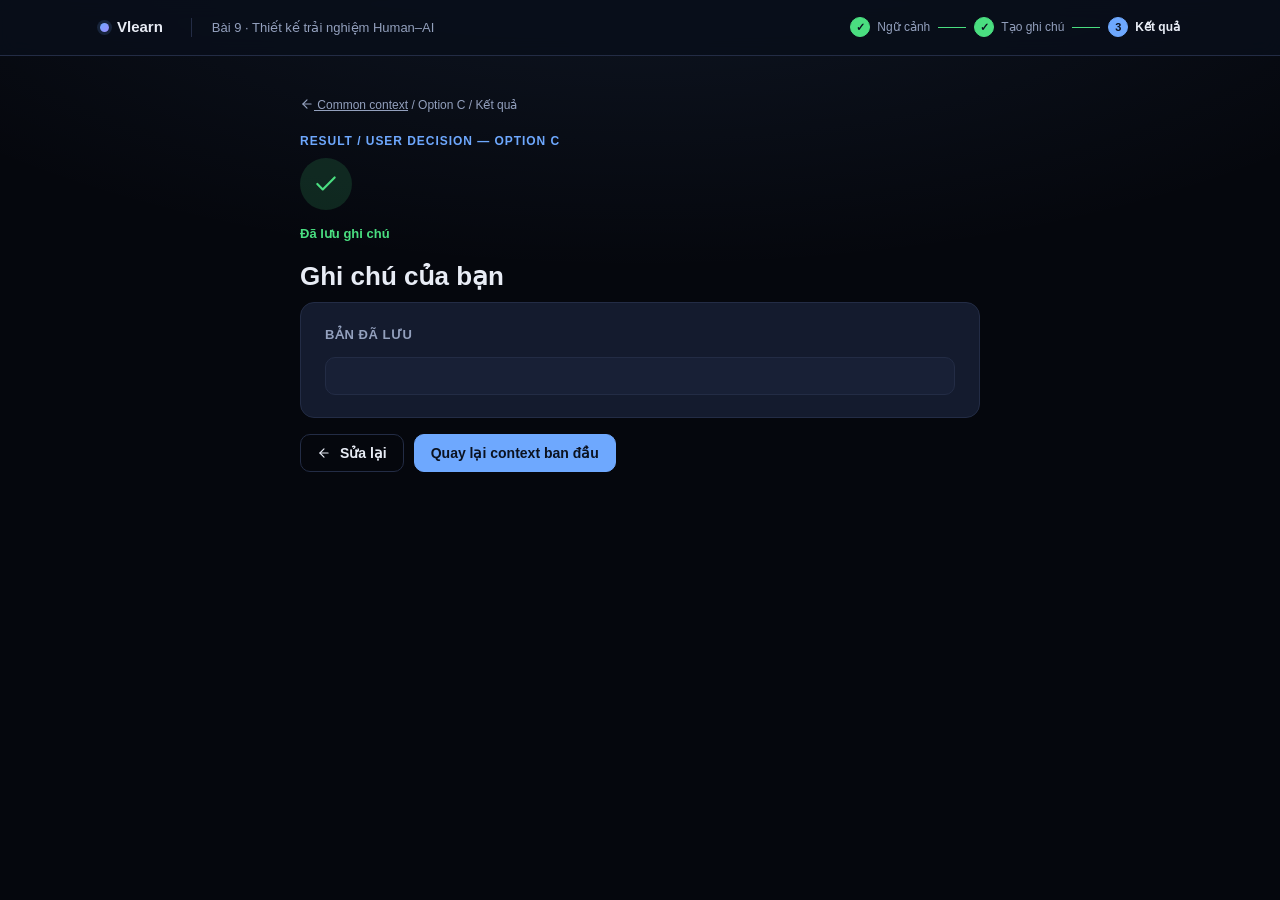
<file: prototype-abc/prototype/result-c.html>
<!DOCTYPE html>
<html lang="vi">
<head>
<meta charset="UTF-8">
<meta name="viewport" content="width=device-width, initial-scale=1.0">
<title>Kết quả — Option C</title>
<link rel="stylesheet" href="style.css">
</head>
<body>
<header class="app-header">
  <div class="header-inner container">
    <div class="brand"><span class="dot"></span> Vlearn</div>
    <div class="lesson-name">Bài 9 · Thiết kế trải nghiệm Human–AI</div>
    <div class="stepper">
      <div class="step done"><span class="num">✓</span> Ngữ cảnh</div>
      <div class="step-line done"></div>
      <div class="step done"><span class="num">✓</span> Tạo ghi chú</div>
      <div class="step-line done"></div>
      <div class="step active"><span class="num">3</span> Kết quả</div>
    </div>
  </div>
</header>
<main class="container page-content reading-col">
  <div class="crumbs"><a href="index.html">
    <svg class="icon" viewBox="0 0 24 24" fill="none" stroke="currentColor" stroke-width="2" stroke-linecap="round" stroke-linejoin="round"><line x1="19" y1="12" x2="5" y2="12"/><polyline points="12 19 5 12 12 5"/></svg>
    Common context</a> / Option C / Kết quả</div>
  <div class="eyebrow">Result / User decision — Option C</div>
  <div class="check-pop"><svg viewBox="0 0 24 24" fill="none" stroke="currentColor" stroke-width="2" stroke-linecap="round" stroke-linejoin="round"><polyline points="20 6 9 17 4 12"/></svg></div>
  <div class="result-banner">Đã lưu ghi chú</div>
  <h1>Ghi chú của bạn</h1>
  <p class="sub" id="edit-note" style="display:none;">Bạn đã chỉnh sửa bản nháp của AI trước khi lưu.</p>

  <div class="card">
    <div class="card-title">Bản đã lưu</div>
    <div class="note-draft" id="final-view"></div>
  </div>

  <div class="btn-row">
    <button class="ghost" onclick="window.location.href='option-c.html'">
      <svg class="icon" viewBox="0 0 24 24" fill="none" stroke="currentColor" stroke-width="2" stroke-linecap="round" stroke-linejoin="round"><line x1="19" y1="12" x2="5" y2="12"/><polyline points="12 19 5 12 12 5"/></svg>
      Sửa lại</button>
    <button class="primary" onclick="window.location.href='index.html'">Quay lại context ban đầu</button>
  </div>
</main>

<script>
const finalText = sessionStorage.getItem('optionC_final') || '';
const wasEdited = sessionStorage.getItem('optionC_edited') === 'yes';
document.getElementById('final-view').textContent = finalText;
if (wasEdited) document.getElementById('edit-note').style.display = 'block';
</script>
</body>
</html>
</file>
<file: prototype-abc/prototype/style.css>
:root {
  --page-bg: #05070d;
  --bg: #0b1220;
  --card: #141b2e;
  --card-2: #182036;
  --border: #232c45;
  --text: #e8ecf5;
  --text-dim: #93a0bd;
  --accent: #6ea8fe;
  --accent-2: #9b8cff;
  --ok: #4ade80;
  --warn: #fbbf5e;
  --danger: #f87171;
  --radius: 14px;
}

* { box-sizing: border-box; }

body {
  margin: 0;
  font-family: -apple-system, "Segoe UI", Inter, Roboto, sans-serif;
  background: var(--page-bg);
  background-image: radial-gradient(900px 360px at 50% -10%, rgba(110,168,254,0.10), transparent);
  color: var(--text);
  line-height: 1.5;
  min-height: 100vh;
}

.container {
  max-width: 1080px;
  margin: 0 auto;
  padding: 0 32px;
}

.app-header {
  position: sticky;
  top: 0;
  z-index: 20;
  background: rgba(9,14,26,0.86);
  backdrop-filter: blur(10px);
  -webkit-backdrop-filter: blur(10px);
  border-bottom: 1px solid var(--border);
}

.header-inner {
  display: flex;
  align-items: center;
  gap: 28px;
  padding: 16px 0;
  flex-wrap: wrap;
}

.brand {
  display: flex;
  align-items: center;
  gap: 8px;
  font-weight: 700;
  font-size: 15px;
  flex-shrink: 0;
}

.brand .dot {
  width: 9px;
  height: 9px;
  border-radius: 50%;
  background: linear-gradient(135deg, var(--accent), var(--accent-2));
  box-shadow: 0 0 0 3px rgba(110,168,254,0.15);
}

.lesson-name {
  font-size: 13px;
  color: var(--text-dim);
  padding-left: 20px;
  border-left: 1px solid var(--border);
  flex-shrink: 0;
}

.stepper {
  display: flex;
  align-items: center;
  gap: 8px;
  margin-left: auto;
}

.step {
  display: flex;
  align-items: center;
  gap: 7px;
  font-size: 12px;
  color: var(--text-dim);
  white-space: nowrap;
}

.step .num {
  width: 20px;
  height: 20px;
  border-radius: 50%;
  border: 1.5px solid var(--border);
  display: flex;
  align-items: center;
  justify-content: center;
  font-size: 11px;
  font-weight: 700;
  flex-shrink: 0;
}

.step.done .num {
  background: var(--ok);
  border-color: var(--ok);
  color: #0b1220;
}

.step.active .num {
  background: var(--accent);
  border-color: var(--accent);
  color: #0b1220;
}

.step.active {
  color: var(--text);
  font-weight: 600;
}

.step-line {
  width: 28px;
  height: 1px;
  background: var(--border);
  flex-shrink: 0;
}

.step-line.done {
  background: var(--ok);
}

.page-content {
  padding: 40px 0 96px;
  animation: contentIn 0.28s cubic-bezier(.2,.8,.2,1) both;
}

@keyframes contentIn {
  from { opacity: 0; transform: translateY(8px); }
  to { opacity: 1; transform: none; }
}

.reading-col {
  max-width: 680px;
}

.split-2 {
  display: grid;
  grid-template-columns: 1fr 1fr;
  gap: 20px;
  align-items: start;
}

@media (max-width: 820px) {
  .split-2 { grid-template-columns: 1fr; }
}

.split-main-side {
  display: grid;
  grid-template-columns: 1fr 280px;
  gap: 24px;
  align-items: start;
}

@media (max-width: 860px) {
  .split-main-side { grid-template-columns: 1fr; }
  .side-col { position: static !important; }
}

.side-col {
  position: sticky;
  top: 96px;
  background: var(--card);
  border: 1px solid var(--border);
  border-radius: var(--radius);
  padding: 20px;
}

.side-col h3 {
  font-size: 12px;
  text-transform: uppercase;
  letter-spacing: 0.04em;
  color: var(--text-dim);
  margin: 0 0 14px;
}

.progress-track {
  height: 6px;
  border-radius: 999px;
  background: var(--card-2);
  overflow: hidden;
  margin-bottom: 10px;
}

.progress-fill {
  height: 100%;
  background: linear-gradient(90deg, var(--accent), var(--accent-2));
  border-radius: 999px;
  transition: width 0.25s ease;
  width: 0%;
}

.progress-caption {
  font-size: 12px;
  color: var(--text-dim);
  margin-bottom: 18px;
}

.side-tip {
  font-size: 12px;
  color: var(--text-dim);
  line-height: 1.6;
  padding-top: 14px;
  border-top: 1px solid var(--border);
}

.eyebrow {
  font-size: 12px;
  letter-spacing: 0.08em;
  text-transform: uppercase;
  color: var(--accent);
  font-weight: 600;
  margin-bottom: 8px;
}

h1 {
  font-size: 26px;
  margin: 0 0 6px;
}

h2 {
  font-size: 18px;
  margin: 0 0 12px;
}

p.sub {
  color: var(--text-dim);
  font-size: 14px;
  margin: 0 0 24px;
  max-width: 620px;
}

.card {
  background: var(--card);
  border: 1px solid var(--border);
  border-radius: var(--radius);
  padding: 22px 24px;
  margin-bottom: 16px;
}

.card-title {
  font-weight: 600;
  font-size: 13px;
  color: var(--text-dim);
  text-transform: uppercase;
  letter-spacing: 0.04em;
  margin-bottom: 12px;
}

.chip-row {
  display: flex;
  flex-wrap: wrap;
  gap: 8px;
}

.chip {
  background: var(--card-2);
  border: 1px solid var(--border);
  border-radius: 999px;
  padding: 6px 12px;
  font-size: 13px;
  color: var(--text);
}

.chip.highlight { border-color: #3b82f6; }
.chip.unclear { border-color: var(--warn); color: var(--warn); }
.chip.question { border-color: var(--accent-2); color: var(--accent-2); }

.option-grid {
  display: grid;
  grid-template-columns: repeat(auto-fit, minmax(240px, 1fr));
  gap: 16px;
  margin-top: 8px;
}

.option-card {
  display: block;
  background: var(--card-2);
  border: 1px solid var(--border);
  border-radius: var(--radius);
  padding: 16px;
  text-decoration: none;
  color: var(--text);
  transition: border-color 0.15s, transform 0.15s, box-shadow 0.15s;
  animation: fadeUp 0.3s ease both;
}

.option-grid a:nth-child(1) { animation-delay: 0.04s; }
.option-grid a:nth-child(2) { animation-delay: 0.09s; }
.option-grid a:nth-child(3) { animation-delay: 0.14s; }

.option-card:hover {
  border-color: var(--accent);
  transform: translateY(-2px);
  box-shadow: 0 12px 28px -14px rgba(110,168,254,0.35);
}

/* Neutral option picker — same look for A/B/C so the label is the only
   difference, avoiding priming testers toward one mechanism before they try it. */

.option-card-neutral {
  text-align: center;
  padding: 32px 16px;
  display: flex;
  flex-direction: column;
  align-items: center;
}

.option-icon.neutral {
  background: rgba(147,160,189,0.12);
  color: var(--text-dim);
  margin: 0 auto 14px;
}

.option-card-neutral:hover .option-icon.neutral {
  background: rgba(110,168,254,0.16);
  color: var(--accent);
}

.option-card-neutral .option-tag {
  font-size: 15px;
  letter-spacing: 0.03em;
  color: var(--text);
  margin-bottom: 4px;
}

.option-cta {
  font-size: 13px;
  color: var(--text-dim);
  margin-top: 2px;
}

.option-card-neutral:hover .option-cta {
  color: var(--accent);
}

.option-tag {
  font-size: 11px;
  font-weight: 700;
  letter-spacing: 0.05em;
  color: var(--accent);
  margin-bottom: 6px;
  display: block;
}

.option-desc {
  font-size: 13px;
  color: var(--text-dim);
  margin-top: 6px;
}

button, .btn {
  font-family: inherit;
  font-size: 14px;
  font-weight: 600;
  border-radius: 10px;
  border: 1px solid var(--border);
  background: var(--card-2);
  color: var(--text);
  padding: 10px 16px;
  cursor: pointer;
}

button.primary {
  background: var(--accent);
  border-color: var(--accent);
  color: #0b1220;
}

button.primary:disabled {
  opacity: 0.4;
  cursor: not-allowed;
}

button.ghost {
  background: transparent;
}

button.small {
  padding: 6px 10px;
  font-size: 12px;
}

.btn-row {
  display: flex;
  gap: 10px;
  margin-top: 16px;
  flex-wrap: wrap;
}

.bucket {
  border: 1.5px dashed var(--border);
  border-radius: 10px;
  padding: 12px;
  min-height: 56px;
  margin-bottom: 10px;
}

.bucket.active-target {
  border-color: var(--accent);
  background: rgba(110, 168, 254, 0.08);
}

.bucket-label {
  font-size: 12px;
  font-weight: 600;
  color: var(--text-dim);
  margin-bottom: 8px;
}

.bucket-empty {
  font-size: 12px;
  color: #566080;
  font-style: italic;
}

.chip.selected {
  outline: 2px solid var(--accent);
  outline-offset: 1px;
}

.suggestion-group {
  border: 1px solid var(--border);
  border-radius: 10px;
  padding: 14px;
  margin-bottom: 12px;
  background: var(--card-2);
}

.suggestion-group.rejected {
  opacity: 0.4;
}

.suggestion-badge {
  display: inline-block;
  font-size: 11px;
  font-weight: 700;
  color: #0b1220;
  background: var(--accent-2);
  padding: 2px 8px;
  border-radius: 999px;
  margin-bottom: 8px;
}

.suggestion-items {
  font-size: 13px;
  color: var(--text-dim);
  margin-bottom: 10px;
}

.suggestion-actions {
  display: flex;
  gap: 8px;
}

.note-draft {
  background: var(--card-2);
  border: 1px solid var(--border);
  border-radius: 10px;
  padding: 18px;
  font-size: 14px;
  white-space: pre-wrap;
}

.flag {
  background: rgba(251, 197, 94, 0.18);
  border-bottom: 2px dotted var(--warn);
  padding: 1px 2px;
  border-radius: 3px;
  cursor: help;
  position: relative;
}

.flag:hover::after {
  content: attr(data-flag);
  position: absolute;
  left: 0;
  top: 130%;
  background: #1d2540;
  border: 1px solid var(--border);
  color: var(--warn);
  font-size: 12px;
  padding: 8px 10px;
  border-radius: 8px;
  width: 220px;
  z-index: 10;
  white-space: normal;
}

.toast {
  position: fixed;
  bottom: 24px;
  left: 50%;
  transform: translateX(-50%);
  background: #1d2540;
  border: 1px solid var(--accent);
  color: var(--text);
  padding: 10px 18px;
  border-radius: 999px;
  font-size: 13px;
  opacity: 0;
  pointer-events: none;
  transition: opacity 0.2s;
}

.toast.show { opacity: 1; }

.result-banner {
  display: flex;
  align-items: center;
  gap: 8px;
  color: var(--ok);
  font-size: 13px;
  font-weight: 600;
  margin-bottom: 14px;
}

.crumbs {
  font-size: 12px;
  color: var(--text-dim);
  margin-bottom: 18px;
}

.crumbs a { color: var(--text-dim); }

textarea.edit-area {
  width: 100%;
  min-height: 160px;
  background: var(--card-2);
  border: 1px solid var(--accent);
  border-radius: 10px;
  color: var(--text);
  font-family: inherit;
  font-size: 14px;
  padding: 14px;
  resize: vertical;
}

/* --- icons & UI polish --- */

.icon {
  width: 14px;
  height: 14px;
  vertical-align: -2px;
  flex-shrink: 0;
}

.icon-lg {
  width: 20px;
  height: 20px;
  flex-shrink: 0;
}

button svg, .btn svg {
  margin-right: 5px;
}

.chip {
  display: inline-flex;
  align-items: center;
  gap: 6px;
}

.option-icon {
  width: 36px;
  height: 36px;
  border-radius: 10px;
  display: flex;
  align-items: center;
  justify-content: center;
  margin-bottom: 10px;
  background: rgba(110,168,254,0.12);
  color: var(--accent);
}

.option-icon.co {
  background: rgba(155,140,255,0.14);
  color: var(--accent-2);
}

.option-icon.ai {
  background: rgba(251,197,94,0.14);
  color: var(--warn);
}

.suggestion-badge svg {
  vertical-align: -2px;
  margin-right: 3px;
}

.card {
  animation: fadeUp 0.25s ease both;
}

@keyframes fadeUp {
  from { opacity: 0; transform: translateY(6px); }
  to { opacity: 1; transform: none; }
}

.check-pop {
  width: 52px;
  height: 52px;
  border-radius: 50%;
  background: rgba(74,222,128,0.14);
  display: flex;
  align-items: center;
  justify-content: center;
  margin: 2px 0 14px;
  animation: pop 0.35s ease;
}

.check-pop svg {
  width: 26px;
  height: 26px;
  color: var(--ok);
}

@keyframes pop {
  from { transform: scale(0.5); opacity: 0; }
  to { transform: scale(1); opacity: 1; }
}

.step-labels-hint {
  font-size: 10px;
  color: #566080;
}

/* --- flow & motion optimization pass --- */

button, .btn {
  transition: transform 0.12s ease, border-color 0.15s ease, box-shadow 0.15s ease, opacity 0.15s ease;
}

button:hover:not(:disabled), .btn:hover {
  border-color: var(--accent);
  transform: translateY(-1px);
}

button:active:not(:disabled), .btn:active {
  transform: translateY(0);
}

button.primary:hover:not(:disabled) {
  box-shadow: 0 8px 20px -8px rgba(110,168,254,0.55);
}

.bucket {
  transition: border-color 0.15s ease, background 0.15s ease;
}

.bucket.drag-over {
  border-color: var(--accent);
  border-style: solid;
  background: rgba(110,168,254,0.1);
}

.chip[draggable="true"] {
  cursor: grab;
  transition: transform 0.12s ease, box-shadow 0.12s ease, opacity 0.12s ease;
}

.chip[draggable="true"]:active {
  cursor: grabbing;
}

.chip[draggable="true"]:hover {
  transform: translateY(-1px);
  box-shadow: 0 6px 14px -6px rgba(0,0,0,0.45);
}

.chip.dragging {
  opacity: 0.35;
}

.hint-row {
  display: flex;
  align-items: center;
  gap: 6px;
  font-size: 12px;
  color: var(--text-dim);
  margin: -4px 0 14px;
}

/* skeleton / generating state (Option C) */

.generating-badge {
  display: inline-flex;
  align-items: center;
  gap: 7px;
  font-size: 12px;
  color: var(--accent);
  margin-bottom: 12px;
}

.generating-dot {
  width: 6px;
  height: 6px;
  border-radius: 50%;
  background: var(--accent);
  animation: blink 1s ease infinite;
}

.generating-dot:nth-child(2) { animation-delay: 0.15s; }
.generating-dot:nth-child(3) { animation-delay: 0.3s; }

@keyframes blink {
  0%, 100% { opacity: 0.25; }
  50% { opacity: 1; }
}

.skeleton-line {
  height: 12px;
  border-radius: 6px;
  background: linear-gradient(90deg, var(--card-2) 25%, #202b4a 37%, var(--card-2) 63%);
  background-size: 400% 100%;
  animation: shimmer 1.3s ease infinite;
  margin-bottom: 10px;
}

.skeleton-line.w-90 { width: 92%; }
.skeleton-line.w-80 { width: 82%; }
.skeleton-line.w-60 { width: 58%; }
.skeleton-line.w-40 { width: 38%; }

@keyframes shimmer {
  0% { background-position: 100% 0; }
  100% { background-position: 0 0; }
}

.note-draft {
  transition: opacity 0.18s ease;
}

.note-draft.fading {
  opacity: 0;
}

/* Option B: bulk action + collapsed rejected */

.bulk-row {
  display: flex;
  gap: 8px;
  margin-bottom: 12px;
}

.suggestion-group {
  transition: opacity 0.2s ease, max-height 0.2s ease, padding 0.2s ease;
}

.suggestion-group.collapsed {
  padding: 10px 14px;
  display: flex;
  align-items: center;
  justify-content: space-between;
  gap: 10px;
  opacity: 0.65;
}

.suggestion-group.collapsed .collapsed-title {
  font-size: 13px;
  color: var(--text-dim);
  text-decoration: line-through;
  overflow: hidden;
  text-overflow: ellipsis;
  white-space: nowrap;
}

.flag:hover::after {
  box-shadow: 0 10px 26px -8px rgba(0,0,0,0.65);
}
</file>
